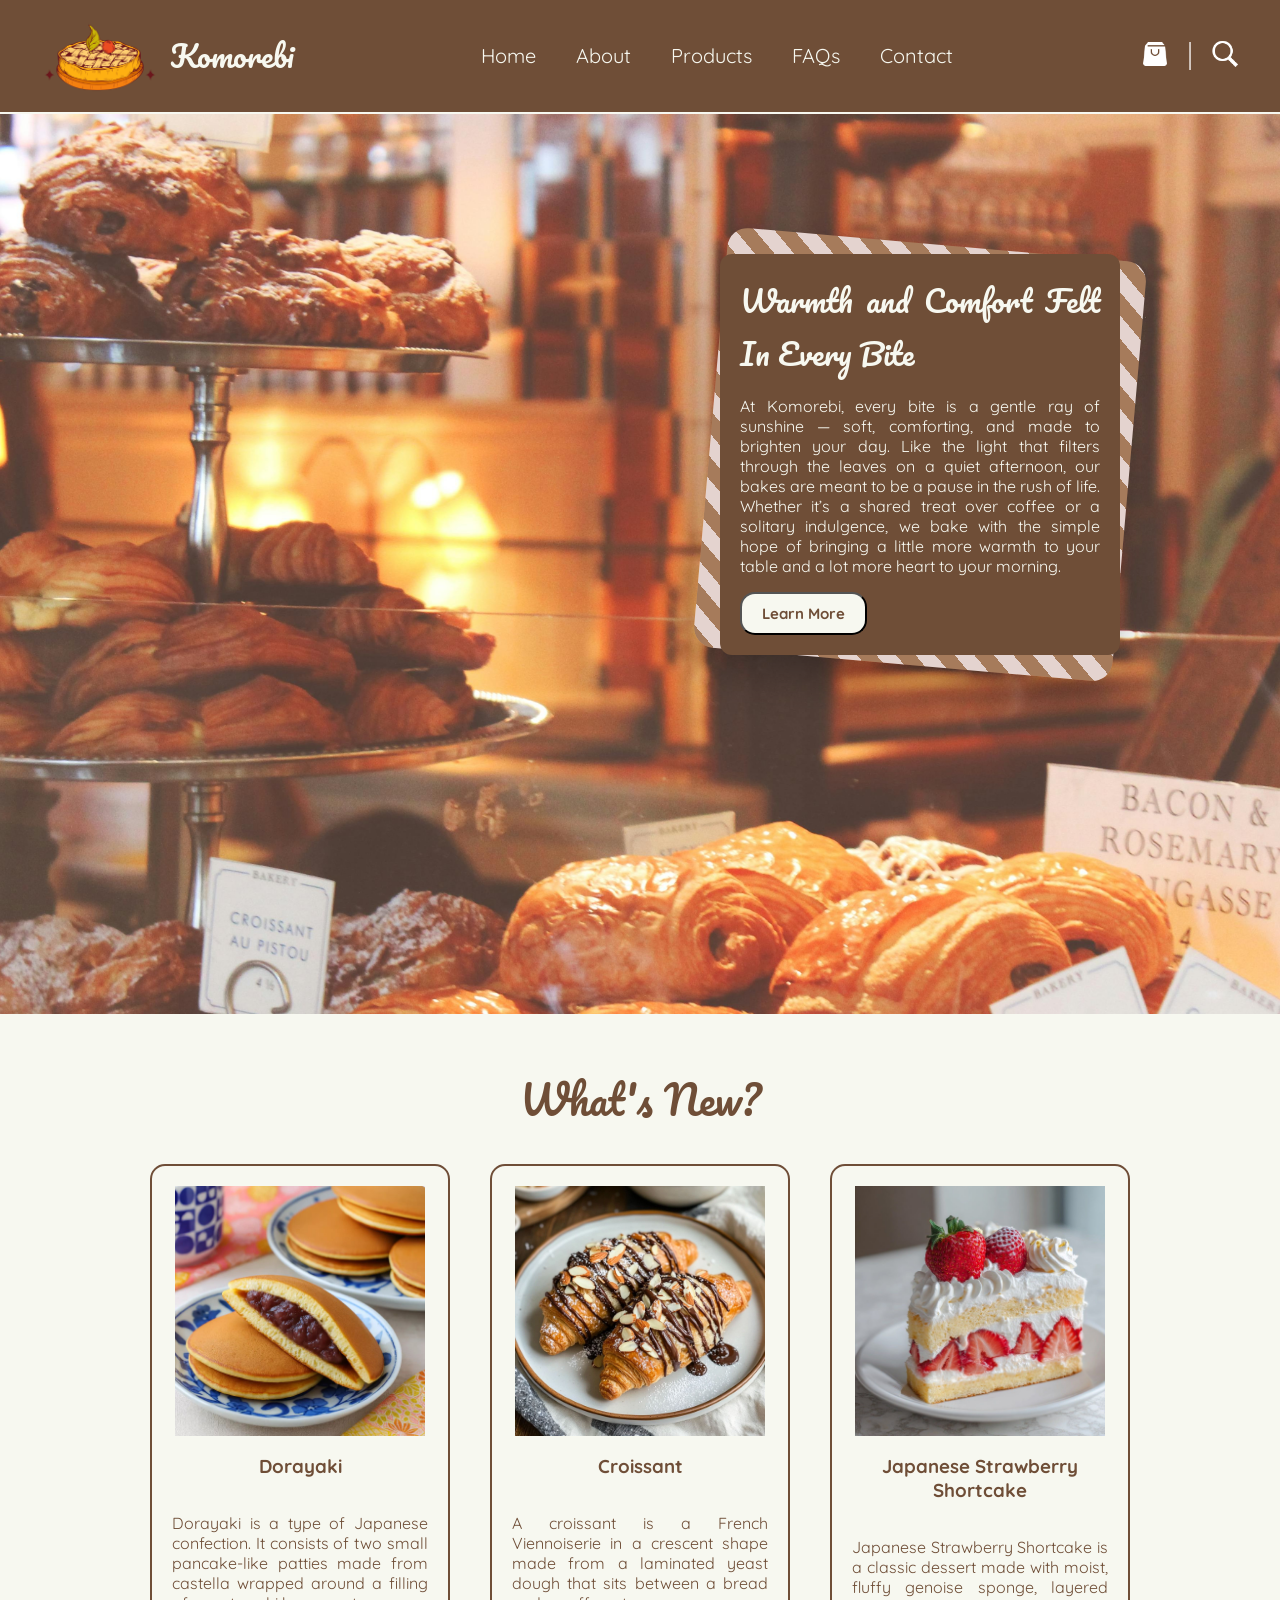
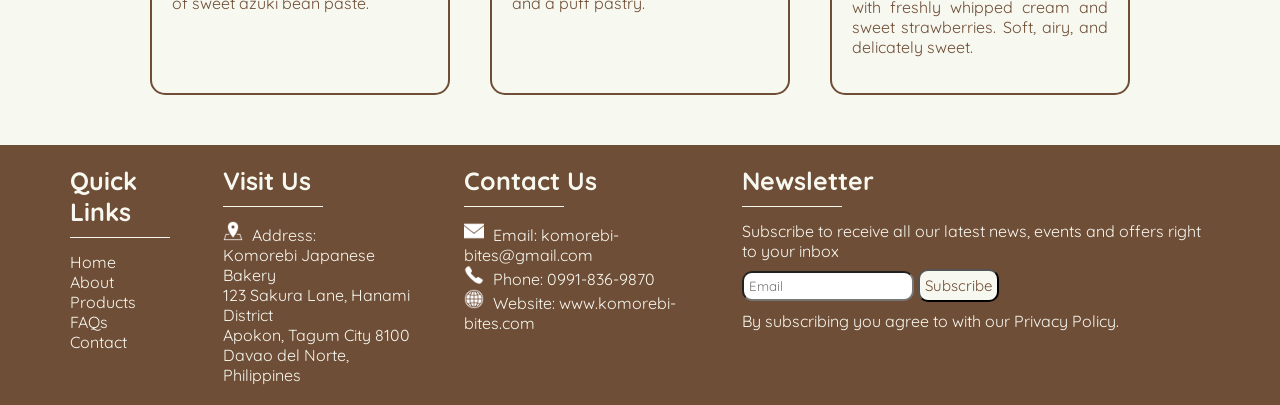
<file: index.html>
<!DOCTYPE html>

<html>

<head>
<title>Komorebi | Home Page </title>

<meta name="viewport" content="width=device-width initial-scale=1.0">

<link rel="icon" type="image/x-icon" href="img/pie.png">
<link rel="stylesheet" href="style.css">

<link rel="preconnect" href="https://fonts.googleapis.com">
<link rel="preconnect" href="https://fonts.gstatic.com" crossorigin>
<link href="https://fonts.googleapis.com/css2?family=Pacifico&display=swap" rel="stylesheet">
<link rel="preconnect" href="https://fonts.googleapis.com">
<link rel="preconnect" href="https://fonts.gstatic.com" crossorigin>
<link href="https://fonts.googleapis.com/css2?family=Pacifico&family=Quicksand:wght@300..700&display=swap" rel="stylesheet">
</head>

<body>
<header>

<div class="logo-container">
<img src="img/pie.png" alt="Komorebi logo" id="komorebi">
<a href="index.html"><h1 class="title">Komorebi</h1></a>
</div>

<input type="checkbox" id="menu-toggle">

<label for="menu-toggle" class="hamburger">&#9776;</label>

<nav>
<a href="index.html" class="navtxt">Home</a>
<a href="about.html" class="navtxt">About</a>
<a href="products.html" class="navtxt">Products</a>
<a href="faqs.html" class="navtxt">FAQs</a>
<a href="contact.html" class="navtxt">Contact</a>
</nav>

<div class="right-hero">
<a href="products.html">
<img src="img/shopping-bag.png" alt="shopping bag" class="icon">
</a>

<img src="img/line.png" alt="line" class="icon">

<a href="#">
<img src="img/search.png" alt="shopping bag" class="icon">
</a>
</div>

</header>
<section class="top">
<div class="hero-section">

<div class="article-wrapper">
<article class="txt-sect">
<h2 class="title">Warmth and Comfort Felt In Every Bite</h2> 
<p class="content">At Komorebi, every bite is a gentle ray of sunshine — soft, comforting, and made to brighten your day. Like the light that filters through the leaves on a quiet afternoon, our bakes are meant to be a pause in the rush of life. Whether it’s a shared treat over coffee or a solitary indulgence, we bake with the simple hope of bringing a little more warmth to your table and a lot more heart to your morning. </p>
<button onclick="window.location.href='about.html';"> Learn More </button>
</article>
</div>
</div>
</section>

<section class="middle">
<h1 class="content-title">What's New?</h1>

<div class="products">

<div class="product-info">
<img src="img/dorayaki.jpg" alt="dorayaki" class="product-img">
<h3 class="product-title"> Dorayaki </h3>
<p class="product-txt">Dorayaki is a type of Japanese confection. It consists of two small pancake-like patties made from castella wrapped around a filling of sweet azuki bean paste.</p>
</div>

<div class="product-info">
<img src="img/croissant.jpg" alt="croissant" class="product-img">
<h3 class="product-title"> Croissant </h3>
<p class="product-txt">A croissant is a French Viennoiserie in a crescent shape made from a laminated yeast dough that sits between a bread and a puff pastry.</p>
</div>

<div class="product-info">
<img src="img/shortcake.jpg" alt="shortcake" class="product-img">
<h3 class="product-title"> Japanese Strawberry Shortcake </h3>
<p class="product-txt">Japanese Strawberry Shortcake is a classic dessert made with moist, fluffy genoise sponge, layered with freshly whipped cream and sweet strawberries. Soft, airy, and delicately sweet.</p>
</div>

</div>
</section>

<footer>

<div id="quick-links">
<h4> Quick Links </h4>
<span class="footer-line"></span> <br>
<ul id="links-list">
<li><a href="index.html">Home</a></li>
<li><a href="about.html">About</a></li>
<li><a href="products.html">Products</a></li>
<li><a href="faqs.html">FAQs</a></li>
<li><a href="contact.html">Contact</a></li>
</ul>
</div>

<div id="location">
<h4> Visit Us </h4>
<span class="footer-line"></span> <br>
<img src="img/address.png" alt="address-icon" class="footer-icon">
Address: <br>
Komorebi Japanese Bakery <br>
123 Sakura Lane, Hanami District <br>
Apokon, Tagum City 8100 <br>
Davao del Norte, Philippines <br>
</div>

<div id="contact">
<h4> Contact Us </h4>
<span class="footer-line"></span> <br>
<img src="img/email.png" alt="email-icon" class="footer-icon">
Email: komorebi-bites@gmail.com
<br>
<img src="img/call.png" alt="call-icon" class="footer-icon">
Phone: 0991-836-9870
<br>
<img src="img/web.png" alt="web-icon" class="footer-icon">
Website: www.komorebi-bites.com
</div>

<div id="newsletter">
<h4> Newsletter</h4>
<span class="footer-line"></span> <br>
Subscribe to receive all our latest news, events and offers right to your inbox <br>
<form action="/action_page.php" method="get">
<input type="text" name="email" id="news-text" placeholder="Email">
<input type="submit" value="Subscribe" id="news-button">
<br>
By subscribing you agree to with our Privacy Policy.
</form>
</div>

</footer>


</body>
</html>
</file>
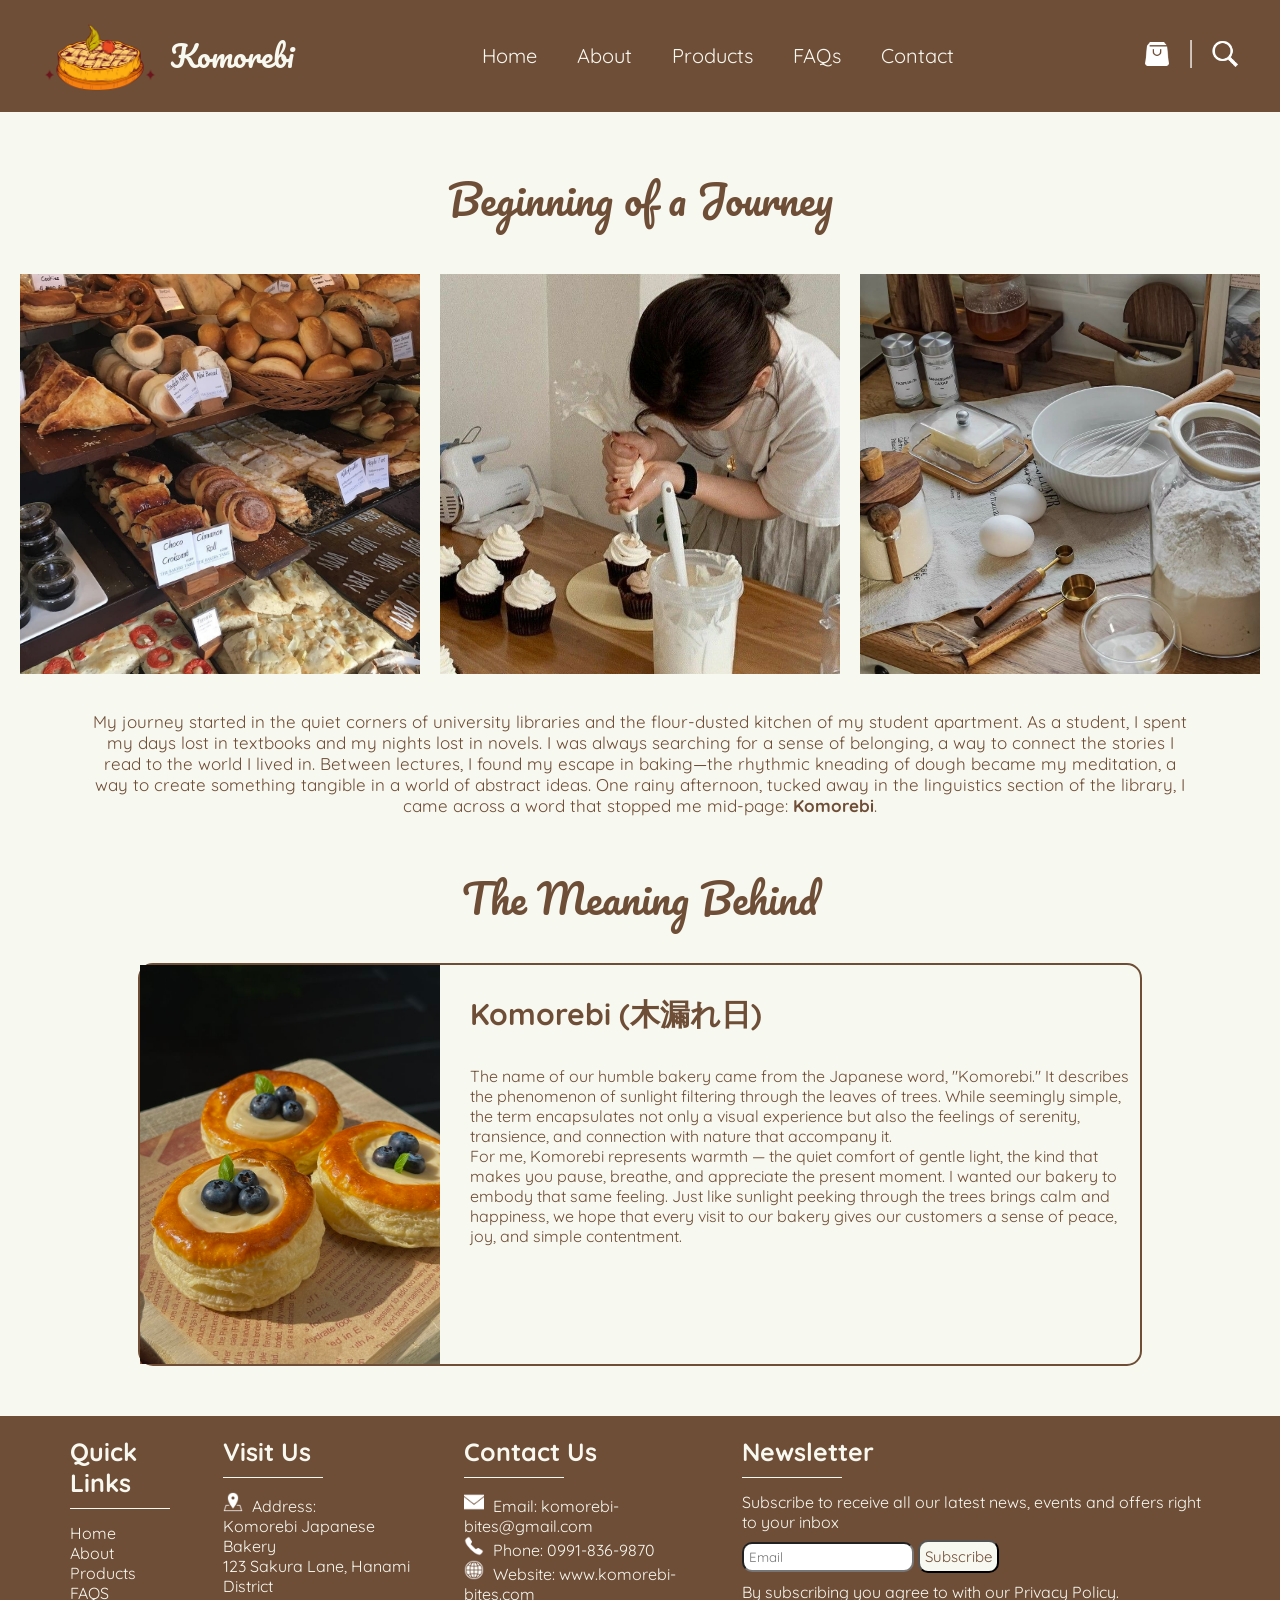
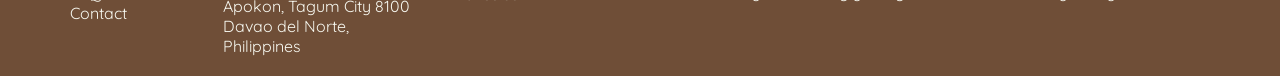
<file: about.html>
<!DOCTYPE html>

<html>

<head>
<title>Komorebi | About </title>

<meta name="viewport" content="width=device-width initial-scale=1.0">

<link rel="icon" type="image/x-icon" href="img/pie.png">
<link rel="stylesheet" href="about.css">

<link rel="preconnect" href="https://fonts.googleapis.com">
<link rel="preconnect" href="https://fonts.gstatic.com" crossorigin>
<link href="https://fonts.googleapis.com/css2?family=Pacifico&display=swap" rel="stylesheet">
<link rel="preconnect" href="https://fonts.googleapis.com">
<link rel="preconnect" href="https://fonts.gstatic.com" crossorigin>
<link href="https://fonts.googleapis.com/css2?family=Pacifico&family=Quicksand:wght@300..700&display=swap" rel="stylesheet">
</head>

<body>
<header>

<div class="logo-container">
<img src="img/pie.png" alt="Komorebi logo" id="komorebi">
<a href="index.html"><h1 class="title">Komorebi</h1></a>
</div>

<input type="checkbox" id="menu-toggle">

<label for="menu-toggle" class="hamburger">&#9776;</label>

<nav>
<a href="index.html" class="navtxt">Home</a>
<a href="about.html" class="navtxt">About</a>
<a href="products.html" class="navtxt">Products</a>
<a href="faqs.html" class="navtxt">FAQs</a>
<a href="contact.html" class="navtxt">Contact</a>
</nav>

<div class="right-hero">
<a href="products.html">
<img src="img/shopping-bag.png" alt="shopping bag" class="icon">
</a>

<img src="img/line.png" alt="line" class="icon">

<a href="#">
<img src="img/search.png" alt="shopping bag" class="icon">
</a>

</div>
</header>

<section id="beginning">
<h2 class="content-title">Beginning of a Journey</h2>

<div class="image-carousel">
<img src="img/about1.jpg" alt="blueberry cake" class="slide-img">
<img src="img/about2.jpg" alt="limerence" class="slide-img">
<img src="img/about3.jpg" alt="aesthetic" class="slide-img">
</div>

<article id="story">
<p class="story-text"> 
My journey started in the quiet corners of university libraries and the flour-dusted kitchen of my student apartment.
As a student, I spent my days lost in textbooks and my nights lost in novels. I was always searching for a sense of belonging, a way to connect the stories I read to the world I lived in.
Between lectures, I found my escape in baking—the rhythmic kneading of dough became my meditation, a way to create something tangible in a world of abstract ideas.
One rainy afternoon, tucked away in the linguistics section of the library, I came across a word that stopped me mid-page: <b style="color:#6F4E37">Komorebi</b>.
</p>
</article>

</section>

<section id="meaning">
<h2 class="content-title">The Meaning Behind</h2>

<div class="meaning-container"> 
<img src="img/blueberry.jpg" alt="blueberry cake" class="display-img">
<article class="meaning-info">
<h3 class="content-text">Komorebi (木漏れ日) </h3>
<p class="content-text">
The name of our humble bakery came from the Japanese word, "Komorebi." It describes the phenomenon of sunlight filtering through the leaves of trees. While seemingly simple, the term encapsulates not only a visual experience but also the feelings of serenity, transience, and connection with nature that accompany it.
<br>
For me, Komorebi represents warmth — the quiet comfort of gentle light, the kind that makes you pause, breathe, and appreciate the present moment. I wanted our bakery to embody that same feeling. Just like sunlight peeking through the trees brings calm and happiness, we hope that every visit to our bakery gives our customers a sense of peace, joy, and simple contentment.
</p>
</article>
</div>
</section>

<footer>

<div id="quick-links">
<h4> Quick Links </h4>
<span class="footer-line"></span> <br>
<ul id="links-list">
<li><a href="index.html">Home</a></li>
<li><a href="about.html">About</a></li>
<li><a href="products.html">Products</a></li>
<li><a href="faqs.html">FAQS</a></li>
<li><a href="contact.html">Contact</a></li>
</ul>
</div>

<div id="location">
<h4> Visit Us </h4>
<span class="footer-line"></span> <br>
<img src="img/address.png" alt="address-icon" class="footer-icon">
Address: <br>
Komorebi Japanese Bakery <br>
123 Sakura Lane, Hanami District <br>
Apokon, Tagum City 8100 <br>
Davao del Norte, Philippines <br>
</div>

<div id="contact">
<h4> Contact Us </h4>
<span class="footer-line"></span> <br>
<img src="img/email.png" alt="email-icon" class="footer-icon">
Email: komorebi-bites@gmail.com
<br>
<img src="img/call.png" alt="call-icon" class="footer-icon">
Phone: 0991-836-9870
<br>
<img src="img/web.png" alt="web-icon" class="footer-icon">
Website: www.komorebi-bites.com
</div>

<div id="newsletter">
<h4> Newsletter</h4>
<span class="footer-line"></span> <br>
Subscribe to receive all our latest news, events and offers right to your inbox <br>
<form action="/action_page.php" method="get">
<input type="text" name="email" id="news-text" placeholder="Email">
<input type="submit" value="Subscribe" id="news-button">
<br>
By subscribing you agree to with our Privacy Policy.
</form>
</div>

</footer>


</body>
</html>
</file>
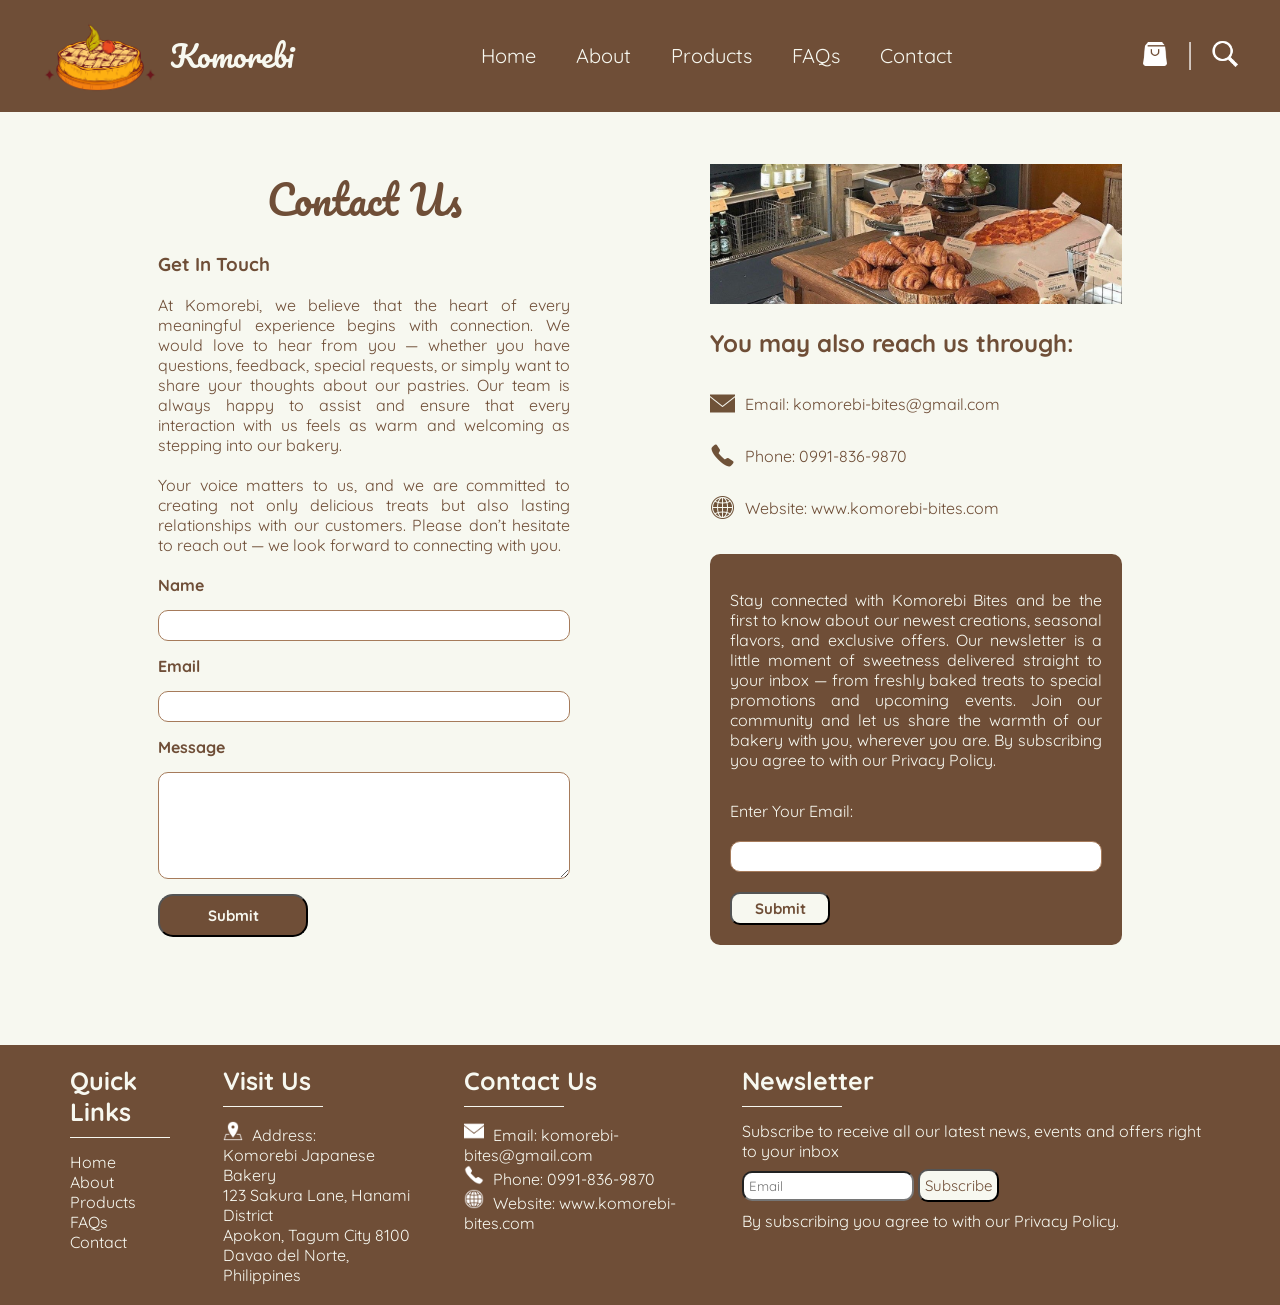
<file: contact.html>
<!DOCTYPE html>

<html>

<head>
<title>Komorebi | Contacts </title>

<link rel="icon" type="image/x-icon" href="img/pie.png">
<meta name="viewport" content="width=device-width initial-scale=1.0">

<link rel="stylesheet" href="contact.css">

<link rel="preconnect" href="https://fonts.googleapis.com">
<link rel="preconnect" href="https://fonts.gstatic.com" crossorigin>
<link href="https://fonts.googleapis.com/css2?family=Pacifico&display=swap" rel="stylesheet">
<link rel="preconnect" href="https://fonts.googleapis.com">
<link rel="preconnect" href="https://fonts.gstatic.com" crossorigin>
<link href="https://fonts.googleapis.com/css2?family=Pacifico&family=Quicksand:wght@300..700&display=swap" rel="stylesheet">
</head>

<body>
<header>

<div class="logo-container">
<img src="img/pie.png" alt="Komorebi logo" id="komorebi">
<a href="index.html"><h1 class="title">Komorebi</h1></a>
</div>

<input type="checkbox" id="menu-toggle">

<label for="menu-toggle" class="hamburger">&#9776;</label>

<nav>
<a href="index.html" class="navtxt">Home</a>
<a href="about.html" class="navtxt">About</a>
<a href="products.html" class="navtxt">Products</a>
<a href="faqs.html" class="navtxt">FAQs</a>
<a href="contact.html" class="navtxt">Contact</a>
</nav>

<div class="right-hero">
<a href="products.html">
<img src="img/shopping-bag.png" alt="shopping bag" class="icon">
</a>

<img src="img/line.png" alt="line" class="icon">

<a href="#">
<img src="img/search.png" alt="shopping bag" class="icon">
</a>

</div>
</header>

<section class="content-section">

<div class="left-side">
<h2 class="content-title">Contact Us</h2>
<h3 class="content-text">Get In Touch</h3>
<p class="content-text">
At Komorebi, we believe that the heart of every meaningful experience begins with connection. We would love to hear from you — whether you have questions, feedback, special requests, or simply want to share your thoughts about our pastries. Our team is always happy to assist and ensure that every interaction with us feels as warm and welcoming as stepping into our bakery.
<br><br>
Your voice matters to us, and we are committed to creating not only delicious treats but also lasting relationships with our customers. Please don’t hesitate to reach out — we look forward to connecting with you.
</p>

<form action="/action_page.php" method="get" class="forms">
<label for="name" id="name" class="content-text">Name</label>
<input type="text" id="text-name">

<label for="email" id="email" class="content-text">Email</label>
<input type="text" id="text-email">

<label for="message" id="message" class="content-text">Message</label>
<textarea id="text-message" name="message" rows="5" cols="50">
</textarea>

<input type="submit" value="Submit" id="submit-button">
</form>
</div>

<div class="right-side">
<img src="img/header.jpg" alt="header" class="header-img">
<h2 class="content-text">You may also reach us through:</h2>

<div class="contacts-container">
<div id="contact-flex">
<img src="img/email.png" alt="email-icon" class="contact-icon">
<p class="content-text">Email: komorebi-bites@gmail.com </p>
</div>

<div id="contact-flex">
<img src="img/call.png" alt="call-icon" class="contact-icon">
<p class="content-text">Phone: 0991-836-9870</p>
</div>

<div id="contact-flex">
<img src="img/web.png" alt="web-icon" class="contact-icon">
<p class="content-text">Website: www.komorebi-bites.com</p>
</div>
</div>

<div class="newsletter">
<p style="text-align: justify">Stay connected with Komorebi Bites and be the first to know about our newest creations, seasonal flavors, and exclusive offers. Our newsletter is a little moment of sweetness delivered straight to your inbox — from freshly baked treats to special promotions and upcoming events. Join our community and let us share the warmth of our bakery with you, wherever you are. By subscribing you agree to with our Privacy Policy.
</p>

<form action="/action_page.php" method="get" class="news-form">
<label for="email" id="email">Enter Your Email:</label><br><br>
<input type="text" id="newsletter-email"> <br><br>
<input type="submit" value="Submit" class="button">
</form>

</div>
</div>

</section>

<footer>

<div id="quick-links">
<h4> Quick Links </h4>
<span class="footer-line"></span> <br>
<ul id="links-list">
<li><a href="index.html">Home</a></li>
<li><a href="about.html">About</a></li>
<li><a href="products.html">Products</a></li>
<li><a href="faqs.html">FAQs</a></li>
<li><a href="contact.html">Contact</a></li>
</ul>
</div>

<div id="location">
<h4> Visit Us </h4>
<span class="footer-line"></span> <br>
<img src="img/address.png" alt="address-icon" class="footer-icon">
Address: <br>
Komorebi Japanese Bakery <br>
123 Sakura Lane, Hanami District <br>
Apokon, Tagum City 8100 <br>
Davao del Norte, Philippines <br>
</div>

<div id="contact">
<h4> Contact Us </h4>
<span class="footer-line"></span> <br>
<img src="img/email.png" alt="email-icon" class="footer-icon">
Email: komorebi-bites@gmail.com
<br>
<img src="img/call.png" alt="call-icon" class="footer-icon">
Phone: 0991-836-9870
<br>
<img src="img/web.png" alt="web-icon" class="footer-icon">
Website: www.komorebi-bites.com
</div>

<div id="newsletter">
<h4> Newsletter</h4>
<span class="footer-line"></span> <br>
Subscribe to receive all our latest news, events and offers right to your inbox <br>
<form action="/action_page.php" method="get">
<input type="text" name="email" id="news-text" placeholder="Email">
<input type="submit" value="Subscribe" id="news-button">
<br>
By subscribing you agree to with our Privacy Policy.
</form>
</div>

</footer>


</body>
</html>
</file>
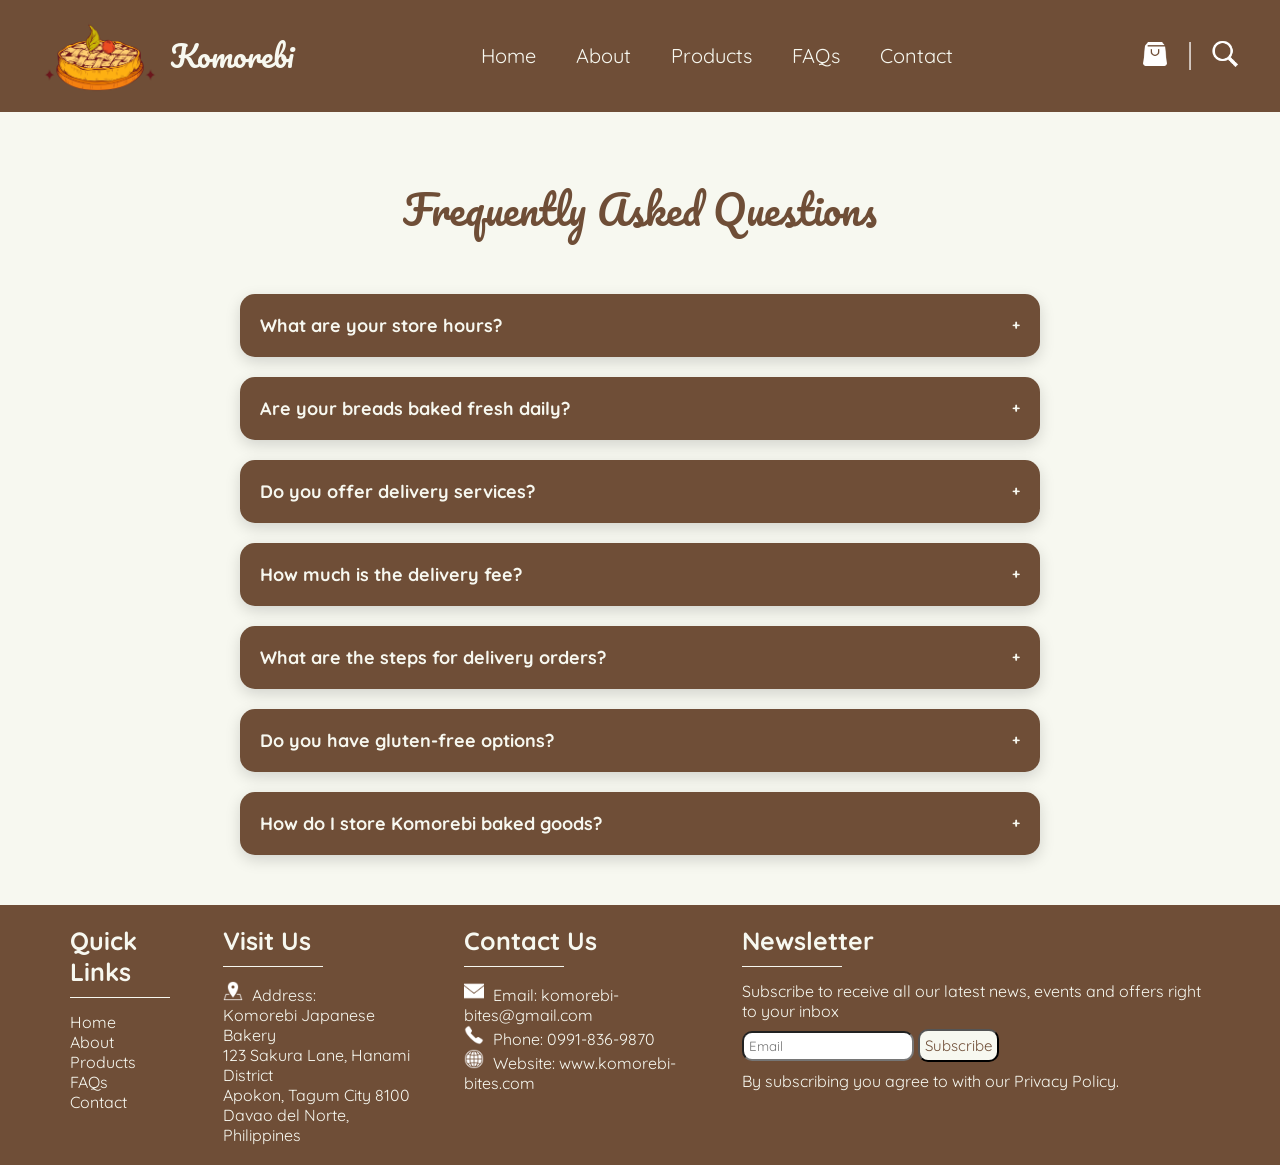
<file: faqs.html>
<!DOCTYPE html>

<html>

<head>
<title>Komorebi | FAQs </title>

<meta name="viewport" content="width=device-width initial-scale=1.0">

<link rel="icon" type="image/x-icon" href="img/pie.png">
<link rel="stylesheet" href="faqs.css">

<link rel="preconnect" href="https://fonts.googleapis.com">
<link rel="preconnect" href="https://fonts.gstatic.com" crossorigin>
<link href="https://fonts.googleapis.com/css2?family=Pacifico&display=swap" rel="stylesheet">
<link rel="preconnect" href="https://fonts.googleapis.com">
<link rel="preconnect" href="https://fonts.gstatic.com" crossorigin>
<link href="https://fonts.googleapis.com/css2?family=Pacifico&family=Quicksand:wght@300..700&display=swap" rel="stylesheet">
</head>

<body>
<header>

<div class="logo-container">
<img src="img/pie.png" alt="Komorebi logo" id="komorebi">
<a href="index.html"><h1 class="title">Komorebi</h1></a>
</div>

<input type="checkbox" id="menu-toggle">

<label for="menu-toggle" class="hamburger">&#9776;</label>

<nav>
<a href="index.html" class="navtxt">Home</a>
<a href="about.html" class="navtxt">About</a>
<a href="products.html" class="navtxt">Products</a>
<a href="faqs.html" class="navtxt">FAQs</a>
<a href="contact.html" class="navtxt">Contact</a>
</nav>

<div class="right-hero">
<a href="products.html">
<img src="img/shopping-bag.png" alt="shopping bag" class="icon">
</a>

<img src="img/line.png" alt="line" class="icon">

<a href="#">
<img src="img/search.png" alt="shopping bag" class="icon">
</a>

</div>
</header>

<section class="faqs">
<h2 class="content-title"> Frequently Asked Questions </h2>

<div class="faq-container">

<details class="faq-item">
<summary class="content-text"> What are your store hours? </summary>
<p class="content-text">
We are open from 6:00 AM to 9:00 PM, including weekends and holidays.
</p>
</details>

<details class="faq-item">
<summary class="content-text"> Are your breads baked fresh daily? </summary>
<p class="content-text">
All our breads and pastries are baked fresh every morning to ensure the best taste and quality.
</p>
</details>

<details class="faq-item">
<summary class="content-text"> Do you offer delivery services? </summary>
<p class="content-text">
We currently offer delivery within Tagum City through selected delivery partners.
</p>
</details>

<details class="faq-item">
<summary class="content-text">  How much is the delivery fee?  </summary>
<p class="content-text">
We have a flat rate delivery fee of P100 within Tagum City areas. 
</p>
</details>

<details class="faq-item">
<summary class="content-text">  What are the steps for delivery orders?  </summary>
<ol>
<li>To start, please browse our menu online or through our social media page and choose the items you’d like.</li>
<li>Once you’ve decided, place your order by sending us a message, giving us a call, or ordering through our delivery app if available.</li>
<li>Kindly provide your complete delivery address and contact number so we can arrange the delivery smoothly.</li>
<li>We will confirm the availability of your items, the total price, and the estimated delivery time.</li>
<li>After confirmation, you may choose your preferred payment method such as cash on delivery, bank transfer, e-wallet, or app payment.</li>
<li>Our rider or courier partner will deliver your order to your address at the agreed time.</li>
</ol>
</details>

<details class="faq-item">
<summary class="content-text"> Do you have gluten-free options?</summary>
<p class="content-text">
We offer a limited selection of gluten-free products. Please ask our staff for available items.
</p>
</details>

<details class="faq-item">
<summary class="content-text">  How do I store Komorebi baked goods?  </summary>
<p class="content-text">
For breads, it is best consumed within the day of purchase but it can be stored in the chiller up to 2 days. For cakes, you may store it in the chiller for 2-3 days or in the freezer for up to 7 days. For pastries, you may store it in the chiller for 2-3 days.
</p>
</details>
</div>



</section>
<footer>

<div id="quick-links">
<h4> Quick Links </h4>
<span class="footer-line"></span> <br>
<ul id="links-list">
<li><a href="index.html">Home</a></li>
<li><a href="about.html">About</a></li>
<li><a href="products.html">Products</a></li>
<li><a href="faqs.html">FAQs</a></li>
<li><a href="contact.html">Contact</a></li>
</ul>
</div>

<div id="location">
<h4> Visit Us </h4>
<span class="footer-line"></span> <br>
<img src="img/address.png" alt="address-icon" class="footer-icon">
Address: <br>
Komorebi Japanese Bakery <br>
123 Sakura Lane, Hanami District <br>
Apokon, Tagum City 8100 <br>
Davao del Norte, Philippines <br>
</div>

<div id="contact">
<h4> Contact Us </h4>
<span class="footer-line"></span> <br>
<img src="img/email.png" alt="email-icon" class="footer-icon">
Email: komorebi-bites@gmail.com
<br>
<img src="img/call.png" alt="call-icon" class="footer-icon">
Phone: 0991-836-9870
<br>
<img src="img/web.png" alt="web-icon" class="footer-icon">
Website: www.komorebi-bites.com
</div>

<div id="newsletter">
<h4> Newsletter</h4>
<span class="footer-line"></span> <br>
Subscribe to receive all our latest news, events and offers right to your inbox <br>
<form action="/action_page.php" method="get">
<input type="text" name="email" id="news-text" placeholder="Email">
<input type="submit" value="Subscribe" id="news-button">
<br>
By subscribing you agree to with our Privacy Policy.
</form>
</div>

</footer>


</body>
</html>
</file>
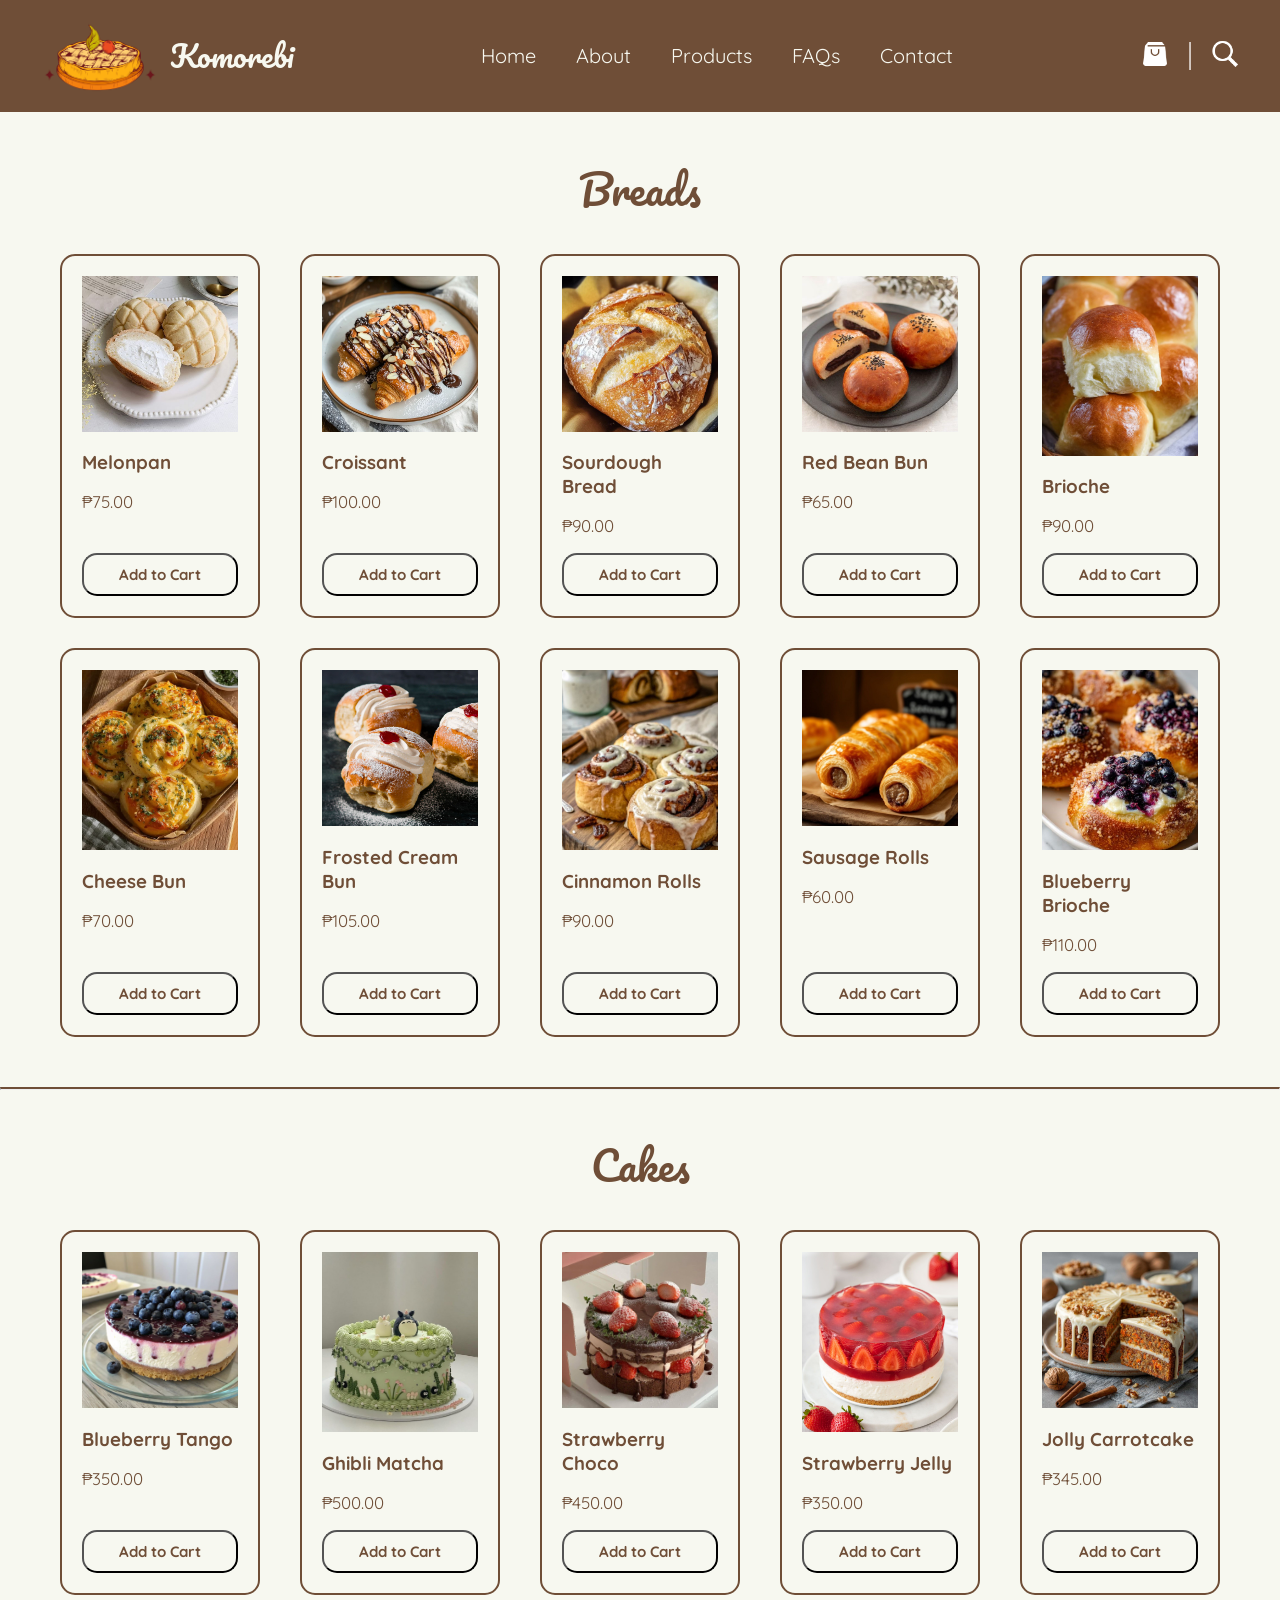
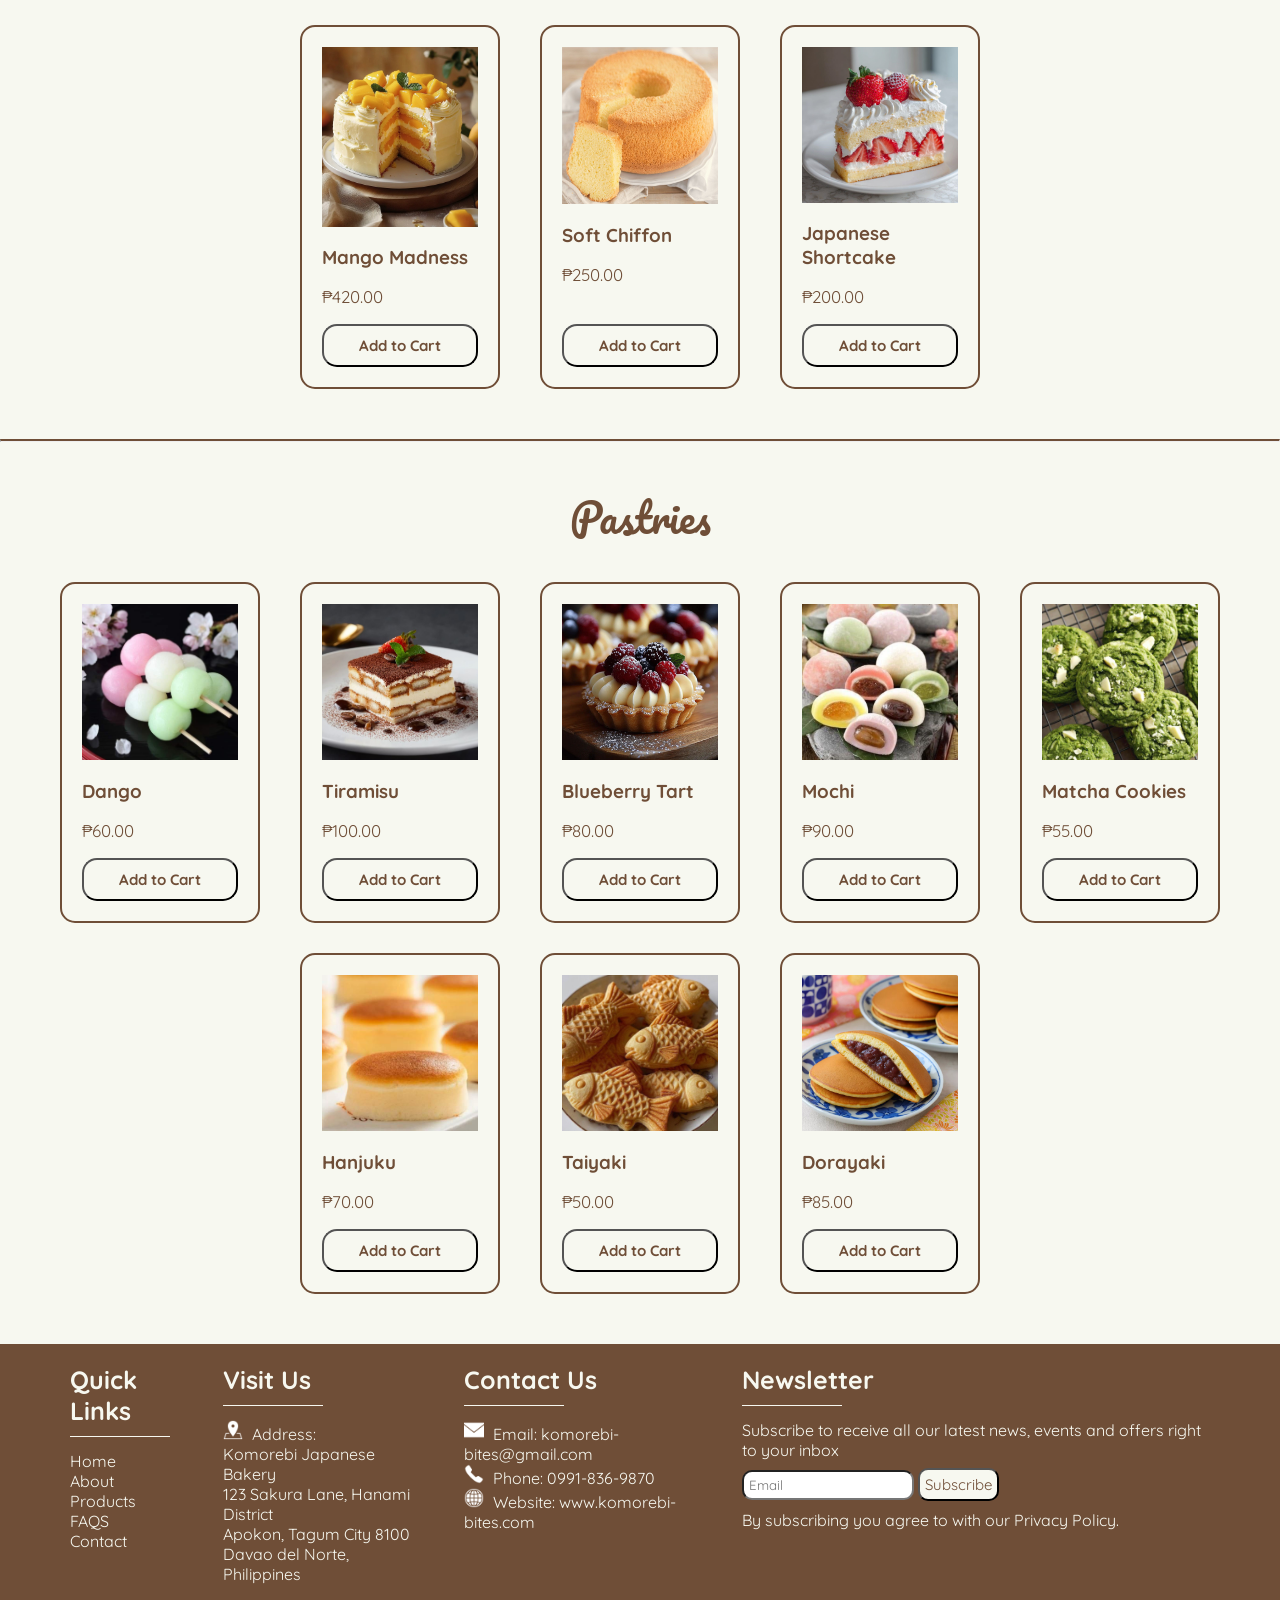
<file: products.html>
<!DOCTYPE html>

<html>

<head>
<title>Komorebi | Products </title>

<meta name="viewport" content="width=device-width initial-scale=1.0">

<link rel="icon" type="image/x-icon" href="img/pie.png">
<link rel="stylesheet" href="products.css">

<link rel="preconnect" href="https://fonts.googleapis.com">
<link rel="preconnect" href="https://fonts.gstatic.com" crossorigin>
<link href="https://fonts.googleapis.com/css2?family=Pacifico&display=swap" rel="stylesheet">
<link rel="preconnect" href="https://fonts.googleapis.com">
<link rel="preconnect" href="https://fonts.gstatic.com" crossorigin>
<link href="https://fonts.googleapis.com/css2?family=Pacifico&family=Quicksand:wght@300..700&display=swap" rel="stylesheet">
</head>

<body>
<header>

<div class="logo-container">
<img src="img/pie.png" alt="Komorebi logo" id="komorebi">
<a href="index.html"><h1 class="title">Komorebi</h1></a>
</div>

<input type="checkbox" id="menu-toggle">
<label for="menu-toggle" class="hamburger">&#9776;</label>

<nav>
<a href="index.html" class="navtxt">Home</a>
<a href="about.html" class="navtxt">About</a>
<a href="products.html" class="navtxt">Products</a>
<a href="faqs.html" class="navtxt">FAQs</a>
<a href="contact.html" class="navtxt">Contact</a>
</nav>

<div class="right-hero">
<a href="products.html">
<img src="img/shopping-bag.png" alt="shopping bag" class="icon">
</a>

<img src="img/line.png" alt="line" class="icon">

<a href="#">
<img src="img/search.png" alt="shopping bag" class="icon">
</a>

</div>
</header>

<section class="bread">
<h1 class="content-title">Breads</h1>

<!-- BREAD PT.1 -->

<div class="products">

<div class="product-info">
<img src="img/melonpan.jpg" alt="melonpan" class="product-img">
<h3 class="product-title"> Melonpan </h3>
<p class="product-txt">₱75.00</p>
<button> Add to Cart </button>
</div>

<div class="product-info">
<img src="img/croissant.jpg" alt="croissant" class="product-img">
<h3 class="product-title"> Croissant </h3>
<p class="product-txt">₱100.00</p>
<button> Add to Cart </button>
</div>

<div class="product-info">
<img src="img/sourdough.jpg" alt="sourdough" class="product-img">
<h3 class="product-title"> Sourdough Bread </h3>
<p class="product-txt">₱90.00</p>
<button> Add to Cart </button></div>

<div class="product-info">
<img src="img/anpan.jpg" alt="anpan" class="product-img">
<h3 class="product-title"> Red Bean Bun </h3>
<p class="product-txt">₱65.00</p>
<button> Add to Cart </button></div>

<div class="product-info">
<img src="img/b-brioche.jpg" alt="brioche" class="product-img">
<h3 class="product-title"> Brioche </h3>
<p class="product-txt">₱90.00</p>
<button> Add to Cart </button></div>

</div>

<!-- BREAD PT.2 -->

<div class="products">

<div class="product-info">
<img src="img/b-cheese.jpg" alt="cheese bun" class="product-img">
<h3 class="product-title"> Cheese Bun </h3>
<p class="product-txt">₱70.00</p>
<button> Add to Cart </button>
</div>

<div class="product-info">
<img src="img/b-cream.jpg" alt="cream bun" class="product-img">
<h3 class="product-title"> Frosted Cream Bun </h3>
<p class="product-txt">₱105.00</p>
<button> Add to Cart </button>
</div>

<div class="product-info">
<img src="img/b-cinnamon.jpg" alt="cinnamon" class="product-img">
<h3 class="product-title"> Cinnamon Rolls </h3>
<p class="product-txt">₱90.00</p>
<button> Add to Cart </button></div>

<div class="product-info">
<img src="img/b-sausage.jpg" alt="sausage" class="product-img">
<h3 class="product-title"> Sausage Rolls </h3>
<p class="product-txt">₱60.00</p>
<button> Add to Cart </button></div>

<div class="product-info">
<img src="img/b-blueberry.jpg" alt="sourdough" class="product-img">
<h3 class="product-title"> Blueberry Brioche </h3>
<p class="product-txt">₱110.00</p>
<button> Add to Cart </button></div>
</div>

</section>

<hr></hr>
<section class="cake">
<h1 class="content-title">Cakes</h1>

<!-- CAKE PT.1 -->

<div class="products">

<div class="product-info">
<img src="img/c-blueberry.jpg" alt="blueberry cake" class="product-img">
<h3 class="product-title"> Blueberry Tango </h3>
<p class="product-txt">₱350.00</p>
<button> Add to Cart </button>
</div>

<div class="product-info">
<img src="img/c-matcha.jpg" alt="matcha cake" class="product-img">
<h3 class="product-title"> Ghibli Matcha </h3>
<p class="product-txt">₱500.00</p>
<button> Add to Cart </button>
</div>

<div class="product-info">
<img src="img/c-choco.jpg" alt="choco cake" class="product-img">
<h3 class="product-title"> Strawberry Choco </h3>
<p class="product-txt">₱450.00</p>
<button> Add to Cart </button></div>

<div class="product-info">
<img src="img/c-strawberry.jpg" alt="Strawberry Jelly" class="product-img">
<h3 class="product-title"> Strawberry Jelly </h3>
<p class="product-txt">₱350.00</p>
<button> Add to Cart </button></div>

<div class="product-info">
<img src="img/c-carrot.jpg" alt="carrot cake" class="product-img">
<h3 class="product-title"> Jolly Carrotcake </h3>
<p class="product-txt">₱345.00</p>
<button> Add to Cart </button></div>

</div>

<!-- CAKE PT.2 -->

<div class="products">

<div class="product-info">
<img src="img/c-mango.jpg" alt="mango cake" class="product-img">
<h3 class="product-title"> Mango Madness </h3>
<p class="product-txt">₱420.00</p>
<button> Add to Cart </button>
</div>

<div class="product-info">
<img src="img/c-chiffon.jpg" alt="chiffon" class="product-img">
<h3 class="product-title"> Soft Chiffon </h3>
<p class="product-txt">₱250.00</p>
<button> Add to Cart </button></div>

<div class="product-info">
<img src="img/shortcake.jpg" alt="shortcake" class="product-img">
<h3 class="product-title"> Japanese Shortcake </h3>
<p class="product-txt">₱200.00</p>
<button> Add to Cart </button></div>
</div>

</section>

<hr></hr>
<section class="pastries">
<h1 class="content-title">Pastries</h1>

<!-- PASTRIES PT.1 -->

<div class="products">

<div class="product-info">
<img src="img/p-dango.jpg" alt="dango" class="product-img">
<h3 class="product-title"> Dango </h3>
<p class="product-txt">₱60.00</p>
<button> Add to Cart </button>
</div>

<div class="product-info">
<img src="img/p-tiramisu.jpg" alt="tiramisu" class="product-img">
<h3 class="product-title"> Tiramisu </h3>
<p class="product-txt">₱100.00</p>
<button> Add to Cart </button>
</div>

<div class="product-info">
<img src="img/p-tart.jpg" alt="blueberry tart" class="product-img">
<h3 class="product-title"> Blueberry Tart </h3>
<p class="product-txt">₱80.00</p>
<button> Add to Cart </button></div>

<div class="product-info">
<img src="img/p-mochi.jpg" alt="mochi" class="product-img">
<h3 class="product-title"> Mochi </h3>
<p class="product-txt">₱90.00</p>
<button> Add to Cart </button></div>

<div class="product-info">
<img src="img/p-matcha.jpg" alt="matcha cookies" class="product-img">
<h3 class="product-title"> Matcha Cookies </h3>
<p class="product-txt">₱55.00</p>
<button> Add to Cart </button></div>

</div>

<!-- PASTRIES PT.2 -->

<div class="products">

<div class="product-info">
<img src="img/p-hanjuku.jpg" alt="hanjuku" class="product-img">
<h3 class="product-title"> Hanjuku </h3>
<p class="product-txt">₱70.00</p>
<button> Add to Cart </button>
</div>

<div class="product-info">
<img src="img/p-taiyaki.jpg" alt="croissant" class="product-img">
<h3 class="product-title"> Taiyaki </h3>
<p class="product-txt">₱50.00</p>
<button> Add to Cart </button>
</div>

<div class="product-info">
<img src="img/dorayaki.jpg" alt="dorayaki" class="product-img">
<h3 class="product-title"> Dorayaki </h3>
<p class="product-txt">₱85.00</p>
<button> Add to Cart </button></div>

</section>


<footer>

<div id="quick-links">
<h4> Quick Links </h4>
<span class="footer-line"></span> <br>
<ul id="links-list">
<li><a href="index.html">Home</a></li>
<li><a href="about.html">About</a></li>
<li><a href="products.html">Products</a></li>
<li><a href="faqs.html">FAQS</a></li>
<li><a href="contact.html">Contact</a></li>
</ul>
</div>

<div id="location">
<h4> Visit Us </h4>
<span class="footer-line"></span> <br>
<img src="img/address.png" alt="address-icon" class="footer-icon">
Address: <br>
Komorebi Japanese Bakery <br>
123 Sakura Lane, Hanami District <br>
Apokon, Tagum City 8100 <br>
Davao del Norte, Philippines <br>
</div>

<div id="contact">
<h4> Contact Us </h4>
<span class="footer-line"></span> <br>
<img src="img/email.png" alt="email-icon" class="footer-icon">
Email: komorebi-bites@gmail.com
<br>
<img src="img/call.png" alt="call-icon" class="footer-icon">
Phone: 0991-836-9870
<br>
<img src="img/web.png" alt="web-icon" class="footer-icon">
Website: www.komorebi-bites.com
</div>

<div id="newsletter">
<h4> Newsletter</h4>
<span class="footer-line"></span> <br>
Subscribe to receive all our latest news, events and offers right to your inbox <br>
<form action="/action_page.php" method="get">
<input type="text" name="email" id="news-text" placeholder="Email">
<input type="submit" value="Subscribe" id="news-button">
<br>
By subscribing you agree to with our Privacy Policy.
</form>
</div>

</footer>


</body>
</html>
</file>
<file: style.css>
/* STYLE FOR HOMEPAGE */

* {
font-family: 'Quicksand', sans-serif;
color: #F7F8F0;
box-sizing: border-box;
}

body {
margin: 0;
background-color: #F7F8F0;
}

.logo-container {
display: flex;
align-items: center;
gap: 10px;
}

#komorebi {
width: 100%;
max-width: 120px;
height: auto;
}

.title {
font-size: 30px;
font-weight: normal;
font-family: 'Pacifico', cursive;
margin: 0;
}

.content-title {
font-size: 40px;
font-weight: normal;
font-family: 'Pacifico', cursive;
margin: 0;
color: #6F4E37;
text-align: center;
}

header {
background-color: #6F4E37;
display: flex;
align-items: center;
padding: 20px 40px;
justify-content: space-between;
border-bottom: solid #F7F8F0 2px;
}

nav {
display: flex;
justify-content: center;
align-items: center;
gap: 40px;
width: 100%;
flex: 1;
}

.navtxt {
text-decoration: none;
font-size: 20px;
transition: 0.3s;
}

.navtxt:hover {
color: #FFD27F;
transform: translateY(-5px);
}

.icon {
width: 100%;
max-width: 30px;
height: auto;
transition: 0.3s;
}

.icon:hover {
filter: brightness(0) saturate(100%) invert(78%) sepia(31%) saturate(536%) hue-rotate(2deg) brightness(105%) contrast(101%);
transform: translateY(-5px);
}

.right-hero {
display: flex;
align-items: center;
justify-content: right;
gap: 5px;
}

.hero-section {
display: flex;
height: 100vh;
background-size: cover;
background-position: center;
background-repeat: no-repeat;
margin-top: 0;
padding-top: 130px;
padding-right: 150px;
background-image: url('img/hero.jpg');
justify-content: flex-end;
align-items: flex-start; 
}

#hero-img {
width: 100%;
height: auto;
display: block;
}

.txt-sect {
width: 400px;
text-align: justify;
background-color: #6F4E37;
padding: 20px;
border-radius: 12px;
display: inline-block;
transform: rotate(-5deg);
}

.article-wrapper {
background: repeating-linear-gradient(
45deg,
#A67B5B,
#A67B5B 15px,
#E4D3CF 15px,
#E4D3CF 30px
);
padding: 10px;
border-radius: 20px;
display: inline-block;
box-shadow: 0 20px 40px rgba(0,0,0,0.3);
transform: rotate(5deg);
}

button {
background-color: #F7F8F0;
color: #6F4E37;
font-size: 15px;
padding: 10px 20px;
border-radius: 15px;
font-weight: bold;
cursor: pointer;
transition: transform 0.3s ease;
}

button:hover {
background-color: #A67B5B;
color: #F7F8F0;
}

.middle {
margin-top: 50px;
align-items: center;
}

.products {
display: flex;
align-items: stretch;
justify-content: center;
gap: 40px;
margin-top: 30px;
}

.product-info {
width: 300px;
text-align: justify;
border: solid #6F4E37 2px;
border-radius: 15px;
padding: 20px;

display: flex;
flex-direction: column;

transition: transform 0.3s ease;
}

.product-info:hover {
background-color: #6F4E37;
transform: translateY(-5px);
}

.product-info:hover .product-title,
.product-info:hover .product-txt {
color: #F7F8F0;
}

.product-txt {
color: #6F4E37;
transition: color 0.3s ease;
}

.product-title {
color: #6F4E37;
transition: color 0.3s ease;
text-align: center; 
}

.product-img {
width: 100%;
max-width: 250px;
height: auto;
display: block;
margin: 0 auto;
}

footer {
background-color: #6F4E37;
display: flex;
align-items: flex-start;
padding: 20px 70px;
justify-content: left;
gap: 40px;
margin-top: 50px;
}

h4 {
font-size: 25px;
margin: 0;
}

#location {
margin-top: 0;
}

.footer-line {
display: inline-block;
width: 100px;
border-top: solid #F7F8F0 1px;
margin-top: 10px;
margin-bottom: 10px;
}

#links-list {
list-style-type: none;
padding: 0;
margin: 0;
text-align: left;
}

a {
text-decoration: none;
transition: transform 0.9s ease;
}

a:hover {
color: #FFD27F;
}

.footer-icon {
width: 100%;
max-width: 20px;
height: auto;
margin-right: 5px;
}

#contact {
align-items: center;
gap: 5px;
}

#news-text {
padding: 5px;
border-radius: 10px;
margin: 10px 0;
} 

#news-button {
background-color: #F7F8F0;
color: #6F4E37;
font-size: 15px;
border-radius: 10px;
cursor: pointer;
transition: transform 0.3s ease;
padding: 5px;
}

#news-button:hover {
background-color: #A67B5B;
color: #F7F8F0;
}

#menu-toggle {
display: none;
}

.hamburger {
display: none;
font-size: 30px;
cursor: pointer;
color: #F7F8F0;
}

@media(max-width: 768px){

header {
flex-direction: column;
margin: 0;
gap: 30px;
text-align: center;
align-items: center; 
}

nav {
display: none;
flex-direction: column;
gap: 20px;
width: 100%;
background-color: #6F4E37;
padding: 20px 0;
}

.hero-section {
height: auto;
padding: 60px 20px;
justify-content: center;
}

.article-wrapper {
transform: none;
}

.txt-sect {
width: 100%;
transform: none;
}

.logo-container {
flex-direction: column;
}

.products {
flex-direction: column;
align-items: center;
}

footer {
background-color: #6F4E37;
display: flex;
align-items: center;      
justify-content: center; 
text-align: center;      
padding: 20px 70px;
gap: 40px;
margin-top: 50px;
flex-direction: column;
}

#contact {
display: flex;
align-items: center;
justify-content: center; 
gap: 5px;
flex-direction: column
}

#links-list {
list-style-type: none;
padding: 0;
margin: 0;
text-align: center; 
flex-direction: column;
}

.hamburger {
display: block;
}

#menu-toggle:checked ~ nav {
display: flex;
}

}
</file>
<file: about.css>
* {
font-family: 'Quicksand', sans-serif;
color: #F7F8F0;
}

body {
margin: 0;
background-color: #F7F8F0;
}

.logo-container {
display: flex;
align-items: center;
gap: 10px;
}

#komorebi {
width: 100%;
max-width: 120px;
height: auto;
}

.title {
font-size: 30px;
font-weight: normal;
font-family: 'Pacifico', cursive;
margin: 0;
}

.content-title {
font-size: 40px;
font-weight: normal;
font-family: 'Pacifico', cursive;
margin: 0;
color: #6F4E37;
text-align: center;
}


header {
background-color: #6F4E37;
display: flex;
align-items: center;
padding: 20px 40px;
justify-content: space-between;
border-bottom: solid #F7F8F0 2px;
}

#menu-toggle {
display: none;
}

.hamburger {
display: none;
font-size: 30px;
cursor: pointer;
color: #F7F8F0;
}

nav {
display: flex;
justify-content: center;
align-items: center;
gap: 40px;
width: 100%;
flex: 1;
}

.navtxt {
text-decoration: none;
font-size: 20px;
transition: 0.3s;
}

.navtxt:hover {
color: #FFD27F;
transform: translateY(-5px);
}

.icon {
width: 100%;
max-width: 30px;
height: auto;
transition: 0.3s;
}

.icon:hover {
filter: brightness(0) saturate(100%) invert(78%) sepia(31%) saturate(536%) hue-rotate(2deg) brightness(105%) contrast(101%);
transform: translateY(-5px);
}

footer {
background-color: #6F4E37;
display: flex;
align-items: flex-start;
padding: 20px 70px;
justify-content: left;
gap: 40px;
margin-top: 50px;
}

h4 {
font-size: 25px;
margin: 0;
}

#location {
margin-top: 0;
}

.footer-line {
display: inline-block;
width: 100px;
border-top: solid #F7F8F0 1px;
margin-top: 10px;
margin-bottom: 10px;
}

#links-list {
list-style-type: none;
padding: 0;
margin: 0;
text-align: left;
}

a {
text-decoration: none;
transition: transform 0.9s ease;
}

a:hover {
color: #FFD27F;
}

.footer-icon {
width: 100%;
max-width: 20px;
height: auto;
margin-right: 5px;
}

#contact {
align-items: center;
gap: 5px;
}

#news-text {
padding: 5px;
border-radius: 10px;
margin: 10px 0;
} 

#news-button {
background-color: #F7F8F0;
color: #6F4E37;
font-size: 15px;
border-radius: 10px;
cursor: pointer;
transition: transform 0.3s ease;
padding: 5px;
}

#news-button:hover {
background-color: #A67B5B;
color: #F7F8F0;
}

@media(max-width: 768px){

header {
flex-direction: column;
margin: 0;
gap: 30px;
text-align: center;
align-items: center; 
}

nav {
flex-direction: column;
gap: 20px;
text-align: center;
}

.logo-container {
flex-direction: column;
}

.products {
flex-direction: column;
align-items: center;
}

footer {
background-color: #6F4E37;
display: flex;
align-items: center;      
justify-content: center; 
text-align: center;      
padding: 20px 70px;
gap: 40px;
margin-top: 50px;
flex-direction: column;
}

#contact {
display: flex;
align-items: center;
justify-content: center; 
gap: 5px;
flex-direction: column
}

#links-list {
list-style-type: none;
padding: 0;
margin: 0;
text-align: center; 
flex-direction: column;
}

}

#beginning {
margin-top: 50px;
display: flex;
flex-direction: column;
align-items: center;
}

.image-carousel {
display: flex;
align-items: center;
gap: 20px;
margin: auto;
margin-top: 40px;
flex-wrap: wrap;
}

.slide-img {
width: 100%;
max-width: 400px;
aspect-ratio: 1 / 1;  
object-fit: cover;
display: block;
transition: 0.3s;
}

.slide-img:hover {
transform: translateY(-5px);
}

#meaning {
margin-top: 10px;
display: flex;
flex-direction: column;
align-items: center;
}

.meaning-container {
max-width: 1000px;
margin: auto;
border: solid #6F4E37 2px;
border-radius: 15px;
gap: 30px;
display: flex;
margin-top: 30px;
transition: 0.3s;
}

.meaning-container:hover {
transform: translateY(-5px);
}

.meaning-info {
flex: 1;
}

.display-img {
max-width: 300px;
height: auto;
}

.content-text {
color: #6F4E37;
}

h3.content-text {
font-size: 30px;
}

#story {
margin: 20px 80px;
max-width: 1100px;
}

.story-text {
font-size: 17px;
color: #6F4E37;
text-align: center;
}

@media(max-width: 768px){

header {
flex-direction: column;
margin: 0;
gap: 30px;
text-align: center;
align-items: center; 
}

.hamburger {
display: block;
}

nav {
display: none;
flex-direction: column;
gap: 20px;
width: 100%;
background-color: #6F4E37;
padding: 20px 0;
}

.content-title {
font-size: 35px;
}

#menu-toggle:checked ~ nav {
display: flex;
}

.logo-container {
flex-direction: column;
}

#beginning{
flex-direction: column;
}

.image-carousel {
flex-direction: column;
gap: 20px;
}

#meaning {
flex-direction: column
}

.meaning-container {
flex-direction: column;
gap: 10px;
align-items: center;
padding: 15px;
text-align: justify;
}

h3.content-text {
text-align: center;
}


footer {
background-color: #6F4E37;
display: flex;
align-items: center;      
justify-content: center; 
text-align: center;      
padding: 20px 70px;
gap: 40px;
margin-top: 50px;
flex-direction: column;
}

#contact {
display: flex;
align-items: center;
justify-content: center; 
gap: 5px;
flex-direction: column
}

#links-list {
list-style-type: none;
padding: 0;
margin: 0;
text-align: center; 
flex-direction: column;
}

}
</file>
<file: contact.css>
/* STYLE FOR HOMEPAGE */

* {
font-family: 'Quicksand', sans-serif;
color: #F7F8F0;
box-sizing: border-box;
}

body {
margin: 0;
background-color: #F7F8F0;
}

.logo-container {
display: flex;
align-items: center;
gap: 10px;
}

#komorebi {
width: 100%;
max-width: 120px;
height: auto;
}

.title {
font-size: 30px;
font-weight: normal;
font-family: 'Pacifico', cursive;
margin: 0;
}

.content-title {
font-size: 40px;
font-weight: normal;
font-family: 'Pacifico', cursive;
margin: 0;
color: #6F4E37;
text-align: center;
}

.content-text{
color: #6F4E37;
}

p.content-text{
color: #6F4E37;
text-align: justify;
}

header {
background-color: #6F4E37;
display: flex;
align-items: center;
padding: 20px 40px;
justify-content: space-between;
border-bottom: solid #F7F8F0 2px;
}

#menu-toggle {
display: none;
}

.hamburger {
display: none;
font-size: 30px;
cursor: pointer;
color: #F7F8F0;
}

nav {
display: flex;
justify-content: center;
align-items: center;
gap: 40px;
width: 100%;
flex: 1;
}

.navtxt {
text-decoration: none;
font-size: 20px;
transition: 0.3s;
}

.navtxt:hover {
color: #FFD27F;
transform: translateY(-5px);
}

.icon {
width: 100%;
max-width: 30px;
height: auto;
transition: 0.3s;
}

.icon:hover {
filter: brightness(0) saturate(100%) invert(78%) sepia(31%) saturate(536%) hue-rotate(2deg) brightness(105%) contrast(101%);
transform: translateY(-5px);
}

.right-hero {
display: flex;
align-items: center;
justify-content: right;
gap: 5px;
}

button{
background-color: #F7F8F0;
color: #6F4E37;
font-size: 15px;
padding: 10px 20px;
border-radius: 15px;
font-weight: bold;
cursor: pointer;
transition: transform 0.3s ease;
}

button:hover {
background-color: #A67B5B;
color: #F7F8F0;
}

.button{
background-color: #F7F8F0;
color: #6F4E37;
font-size: 15px;
padding: 5px;
border-radius: 10px;
font-weight: bold;
cursor: pointer;
width: 100px;
transition: transform 0.3s ease;
}

.button:hover {
background-color: #A67B5B;
color: #F7F8F0;
}

#submit-button {
background-color: #6F4E37;;
color: #F7F8F0;
font-size: 15px;
padding: 10px 5px;
border-radius: 15px;
font-weight: bold;
cursor: pointer;
width: 150px;
transition: transform 0.3s ease;
}

#submit-button:hover {
color: #A67B5B;
background-color: #F7F8F0;
border: solid #A67B5B 1px;
}


.left-side,
.right-side {
width: 40%;
padding: 50px;
margin: 0;
}

.forms {
display: flex;
flex-direction: column;
gap: 15px;
margin-top: 20px;
}

#text-name, #text-email, #text-message {
width: 100%;
max-width: 590px;
padding: 5px;
border: solid #A67B5B 1px;
border-radius: 10px;
color: #A67B5B;
font-weight: bold;
font-size: 15px;
}

label.content-text {
font-weight: bold;
}

.content-section {
display: flex;
gap: 40px;
justify-content: center;
flex-wrap: wrap;
}

#contact-flex {
display: flex;
gap: 10px;
align-items: center;
}

.contact-icon {
width: 25px;
height: auto;

filter: brightness(0) saturate(100%)
invert(33%) sepia(18%) saturate(1023%)
hue-rotate(346deg) brightness(92%) contrast(88%);
}

.newsletter {
background-color: #6F4E37;
display: flex;
flex-direction: column;
gap: 15px;
margin-top: 20px;
padding: 20px;
border-radius: 10px;
}

.header-img {
width: 100%;
max-width: 800px;
height: auto;
}

#newsletter-email{
width: 100%;
max-width: 400px;
padding: 5px;
border: solid #A67B5B 1px;
border-radius: 10px;
color: #A67B5B;
font-weight: bold;
font-size: 15px;
}

.news-form {
gap: 20px;
}

footer {
background-color: #6F4E37;
display: flex;
align-items: flex-start;
padding: 20px 70px;
justify-content: left;
gap: 40px;
margin-top: 50px;
}

h4 {
font-size: 25px;
margin: 0;
}

#location {
margin-top: 0;
}

.footer-line {
display: inline-block;
width: 100px;
border-top: solid #F7F8F0 1px;
margin-top: 10px;
margin-bottom: 10px;
}

#links-list {
list-style-type: none;
padding: 0;
margin: 0;
text-align: left;
}

a {
text-decoration: none;
transition: transform 0.9s ease;
}

a:hover {
color: #FFD27F;
}

.footer-icon {
width: 100%;
max-width: 20px;
height: auto;
margin-right: 5px;
}

#contact {
align-items: center;
gap: 5px;
}

#news-text {
padding: 5px;
border-radius: 10px;
margin: 10px 0;
} 

#news-button {
background-color: #F7F8F0;
color: #6F4E37;
font-size: 15px;
border-radius: 10px;
cursor: pointer;
transition: transform 0.3s ease;
padding: 5px;
}

#news-button:hover {
background-color: #A67B5B;
color: #F7F8F0;
}

@media(max-width: 768px){

header {
flex-direction: column;
margin: 0;
gap: 30px;
text-align: center;
align-items: center; 
}

nav {
display: none;
flex-direction: column;
gap: 20px;
width: 100%;
background-color: #6F4E37;
padding: 20px 0;
}

.hamburger {
display: block;
}

#menu-toggle:checked ~ nav {
display: flex;
}

.logo-container {
flex-direction: column;
}

.content-section {
flex-direction: column;
}

.right-side {
width: 100%;
}

.left-side {
width: 100%;
}

footer {
background-color: #6F4E37;
display: flex;
align-items: center;      
justify-content: center; 
text-align: center;      
padding: 20px 70px;
gap: 40px;
margin-top: 50px;
flex-direction: column;
}

#contact {
display: flex;
align-items: center;
justify-content: center; 
gap: 5px;
flex-direction: column
}

#links-list {
list-style-type: none;
padding: 0;
margin: 0;
text-align: center; 
flex-direction: column;
}

}
</file>
<file: faqs.css>
/* STYLE FOR HOMEPAGE */

* {
font-family: 'Quicksand', sans-serif;
color: #F7F8F0;
box-sizing: border-box;
}

body {
margin: 0;
background-color: #F7F8F0;
}

.logo-container {
display: flex;
align-items: center;
gap: 10px;
}

#komorebi {
width: 100%;
max-width: 120px;
height: auto;
}

.title {
font-size: 30px;
font-weight: normal;
font-family: 'Pacifico', cursive;
margin: 0;
}

.content-title {
font-size: 40px;
font-weight: normal;
font-family: 'Pacifico', cursive;
margin: 0;
color: #6F4E37;
text-align: center;
}

.content-text{
color: #F7F8F0;
}

.faqs {
display: flex;
flex-direction: column;
margin-top: 60px;
align-items: center;
}

.faq-container {
width: 90%;
max-width: 800px;
display: flex;
flex-direction: column;
gap: 20px;
margin-top: 50px;
}

.faq-item {
background-color: #6F4E37;
border-radius: 15px;
padding: 20px;
cursor: pointer;
transition: 0.3s ease;
box-shadow: 0 5px 15px rgba(0,0,0,0.15);
}

.faq-item:hover {
transform: translateY(-5px);
}

.faq-item summary {
font-size: 18px;
font-weight: bold;
list-style: none;
display: flex;
justify-content: space-between;
align-items: center;
}

.faq-item summary::after {
content: "+";
font-size: 14px;
transition: transform 0.3s ease;
}
.faq-item[open] summary::after {
content: "-";
transform: rotate(180deg);
}

.faq-item p {
margin-top: 15px;
line-height: 1.6;
color: #F7F8F0;
}

header {
background-color: #6F4E37;
display: flex;
align-items: center;
padding: 20px 40px;
justify-content: space-between;
border-bottom: solid #F7F8F0 2px;
}

#menu-toggle {
display: none;
}

.hamburger {
display: none;
font-size: 30px;
cursor: pointer;
color: #F7F8F0;
}

nav {
display: flex;
justify-content: center;
align-items: center;
gap: 40px;
width: 100%;
flex: 1;
}

.navtxt {
text-decoration: none;
font-size: 20px;
transition: 0.3s;
}

.navtxt:hover {
color: #FFD27F;
transform: translateY(-5px);
}

.icon {
width: 100%;
max-width: 30px;
height: auto;
transition: 0.3s;
}

.icon:hover {
filter: brightness(0) saturate(100%) invert(78%) sepia(31%) saturate(536%) hue-rotate(2deg) brightness(105%) contrast(101%);
transform: translateY(-5px);
}

.right-hero {
display: flex;
align-items: center;
justify-content: right;
gap: 5px;
}

button {
background-color: #F7F8F0;
color: #6F4E37;
font-size: 15px;
padding: 10px 20px;
border-radius: 15px;
font-weight: bold;
cursor: pointer;
transition: transform 0.3s ease;
}

button:hover {
background-color: #A67B5B;
color: #F7F8F0;
}

footer {
background-color: #6F4E37;
display: flex;
align-items: flex-start;
padding: 20px 70px;
justify-content: left;
gap: 40px;
margin-top: 50px;
}

h4 {
font-size: 25px;
margin: 0;
}

#location {
margin-top: 0;
}

.footer-line {
display: inline-block;
width: 100px;
border-top: solid #F7F8F0 1px;
margin-top: 10px;
margin-bottom: 10px;
}

#links-list {
list-style-type: none;
padding: 0;
margin: 0;
text-align: left;
}

a {
text-decoration: none;
transition: transform 0.9s ease;
}

a:hover {
color: #FFD27F;
}

.footer-icon {
width: 100%;
max-width: 20px;
height: auto;
margin-right: 5px;
}

#contact {
align-items: center;
gap: 5px;
}

#news-text {
padding: 5px;
border-radius: 10px;
margin: 10px 0;
} 

#news-button {
background-color: #F7F8F0;
color: #6F4E37;
font-size: 15px;
border-radius: 10px;
cursor: pointer;
transition: transform 0.3s ease;
padding: 5px;
}

#news-button:hover {
background-color: #A67B5B;
color: #F7F8F0;
}

@media(max-width: 768px){

header {
flex-direction: column;
margin: 0;
gap: 30px;
text-align: center;
align-items: center; 
}

nav {
display: none;
flex-direction: column;
gap: 20px;
width: 100%;
background-color: #6F4E37;
padding: 20px 0;
}

.content-title {
    font-size: 35px;
}

.hero-section {
padding-right: 20px;
padding-top: 60px;
height: auto;
}

.hamburger {
display: block;
}

#menu-toggle:checked ~ nav {
display: flex;
}

.logo-container {
flex-direction: column;
}

.products {
flex-direction: column;
align-items: center;
}

footer {
background-color: #6F4E37;
display: flex;
align-items: center;      
justify-content: center; 
text-align: center;      
padding: 20px 70px;
gap: 40px;
margin-top: 50px;
flex-direction: column;
}

#contact {
display: flex;
align-items: center;
justify-content: center; 
gap: 5px;
flex-direction: column
}

#links-list {
list-style-type: none;
padding: 0;
margin: 0;
text-align: center; 
flex-direction: column;
}

}
</file>
<file: products.css>
* {
font-family: 'Quicksand', sans-serif;
color: #F7F8F0;
box-sizing: border-box;
}

body {
margin: 0;
background-color: #F7F8F0;
}

.logo-container {
display: flex;
align-items: center;
gap: 10px;
}

#komorebi {
width: 100%;
max-width: 120px;
height: auto;
}

.title {
font-size: 30px;
font-weight: normal;
font-family: 'Pacifico', cursive;
margin: 0;
}

.content-title {
font-size: 40px;
font-weight: normal;
font-family: 'Pacifico', cursive;
margin: 0;
color: #6F4E37;
text-align: center;
}

header {
background-color: #6F4E37;
display: flex;
align-items: center;
padding: 20px 40px;
justify-content: space-between;
border-bottom: solid #F7F8F0 2px;
}

#menu-toggle {
display: none;
}

.hamburger {
display: none;
font-size: 30px;
cursor: pointer;
color: #F7F8F0;
}

nav {
display: flex;
justify-content: center;
align-items: center;
gap: 40px;
width: 100%;
flex: 1;
}

.navtxt {
text-decoration: none;
font-size: 20px;
transition: 0.3s;
}

.navtxt:hover {
color: #FFD27F;
transform: translateY(-5px);
}

.icon {
width: 100%;
max-width: 30px;
height: auto;
transition: 0.3s;
}

.icon:hover {
filter: brightness(0) saturate(100%) invert(78%) sepia(31%) saturate(536%) hue-rotate(2deg) brightness(105%) contrast(101%);
transform: translateY(-5px);
}

.right-hero {
display: flex;
align-items: center;
justify-content: right;
gap: 5px;
}

button {
background-color: #F7F8F0;
color: #6F4E37;
font-size: 15px;
padding: 10px 20px;
border-radius: 15px;
font-weight: bold;
cursor: pointer;
transition: transform 0.3s ease;
}

button:hover {
background-color: #A67B5B;
color: #F7F8F0;
}

.bread, .cake, .pastries {
margin-top: 40px;
margin-bottom: 50px;
align-items: center;
}

hr {
display: block;
height: 2px;
border-top: 2px solid #6F4E37;
margin: 1em 0;
padding: 0;
}

.products {
display: flex;
align-items: stretch;
justify-content: center;
gap: 40px;
margin-top: 30px;
}

.product-info {
width: 200px;
text-align: left;
border: solid #6F4E37 2px;
border-radius: 15px;
padding: 20px;

display: flex;
flex-direction: column;
transition: transform 0.3s ease;
}

.product-info:hover {
transform: translateY(-5px);
}


.product-info button {
margin-top: auto;
}

.product-txt {
color: #6F4E37;
font-size: 17px;
}

.product-title {
color: #6F4E37;
text-align: left; 
margin-bottom: 0;
}

.product-img {
width: 100%;
max-height: 180px;
object-fit: cover; 
}

footer {
background-color: #6F4E37;
display: flex;
align-items: flex-start;
padding: 20px 70px;
justify-content: left;
gap: 40px;
margin-top: 50px;
}

h4 {
font-size: 25px;
margin: 0;
}

#location {
margin-top: 0;
}

.footer-line {
display: inline-block;
width: 100px;
border-top: solid #F7F8F0 1px;
margin-top: 10px;
margin-bottom: 10px;
}

#links-list {
list-style-type: none;
padding: 0;
margin: 0;
text-align: left;
}

a {
text-decoration: none;
transition: transform 0.9s ease;
}

a:hover {
color: #FFD27F;
}

.footer-icon {
width: 100%;
max-width: 20px;
height: auto;
margin-right: 5px;
}

#contact {
align-items: center;
gap: 5px;
}

#news-text {
padding: 5px;
border-radius: 10px;
margin: 10px 0;
} 

#news-button {
background-color: #F7F8F0;
color: #6F4E37;
font-size: 15px;
border-radius: 10px;
cursor: pointer;
transition: transform 0.3s ease;
padding: 5px;
}

#news-button:hover {
background-color: #A67B5B;
color: #F7F8F0;
}

@media(max-width: 768px){

header {
flex-direction: column;
margin: 0;
gap: 30px;
text-align: center;
align-items: center; 
}

nav {
display: none;
flex-direction: column;
gap: 20px;
width: 100%;
background-color: #6F4E37;
padding: 20px 0;
}

.hero-section {
padding-right: 20px;
padding-top: 60px;
height: auto;
}

.hamburger {
display: block;
}

#menu-toggle:checked ~ nav {
display: flex;
}

.logo-container {
flex-direction: column;
}

.products {
display: flex;
flex-wrap: wrap;
justify-content: center;
gap: 15px;
}

.product-info {
width: calc(50% - 15px);
height: auto;
}

footer {
background-color: #6F4E37;
display: flex;
align-items: center;      
justify-content: center; 
text-align: center;      
padding: 20px 70px;
gap: 40px;
margin-top: 50px;
flex-direction: column;
}

#contact {
display: flex;
align-items: center;
justify-content: center; 
gap: 5px;
flex-direction: column
}

#links-list {
list-style-type: none;
padding: 0;
margin: 0;
text-align: center; 
flex-direction: column;
}

}
</file>
